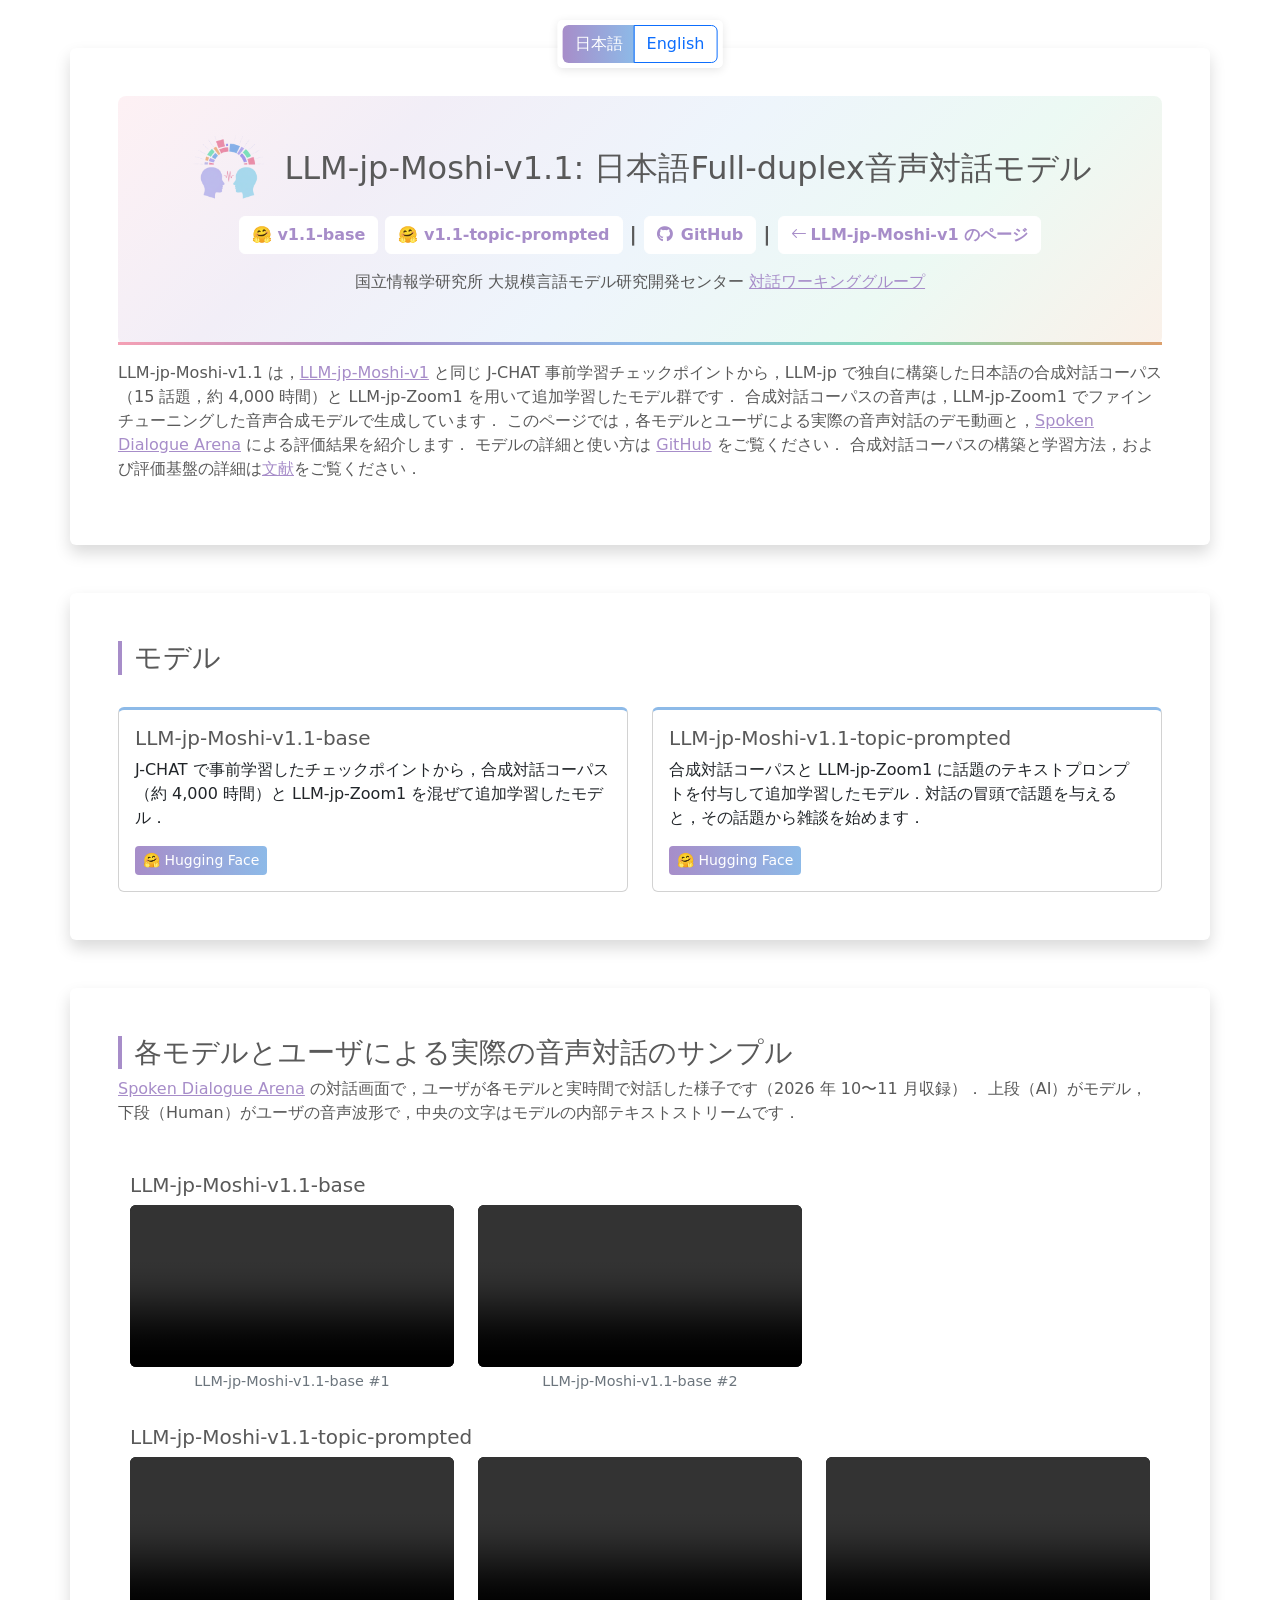
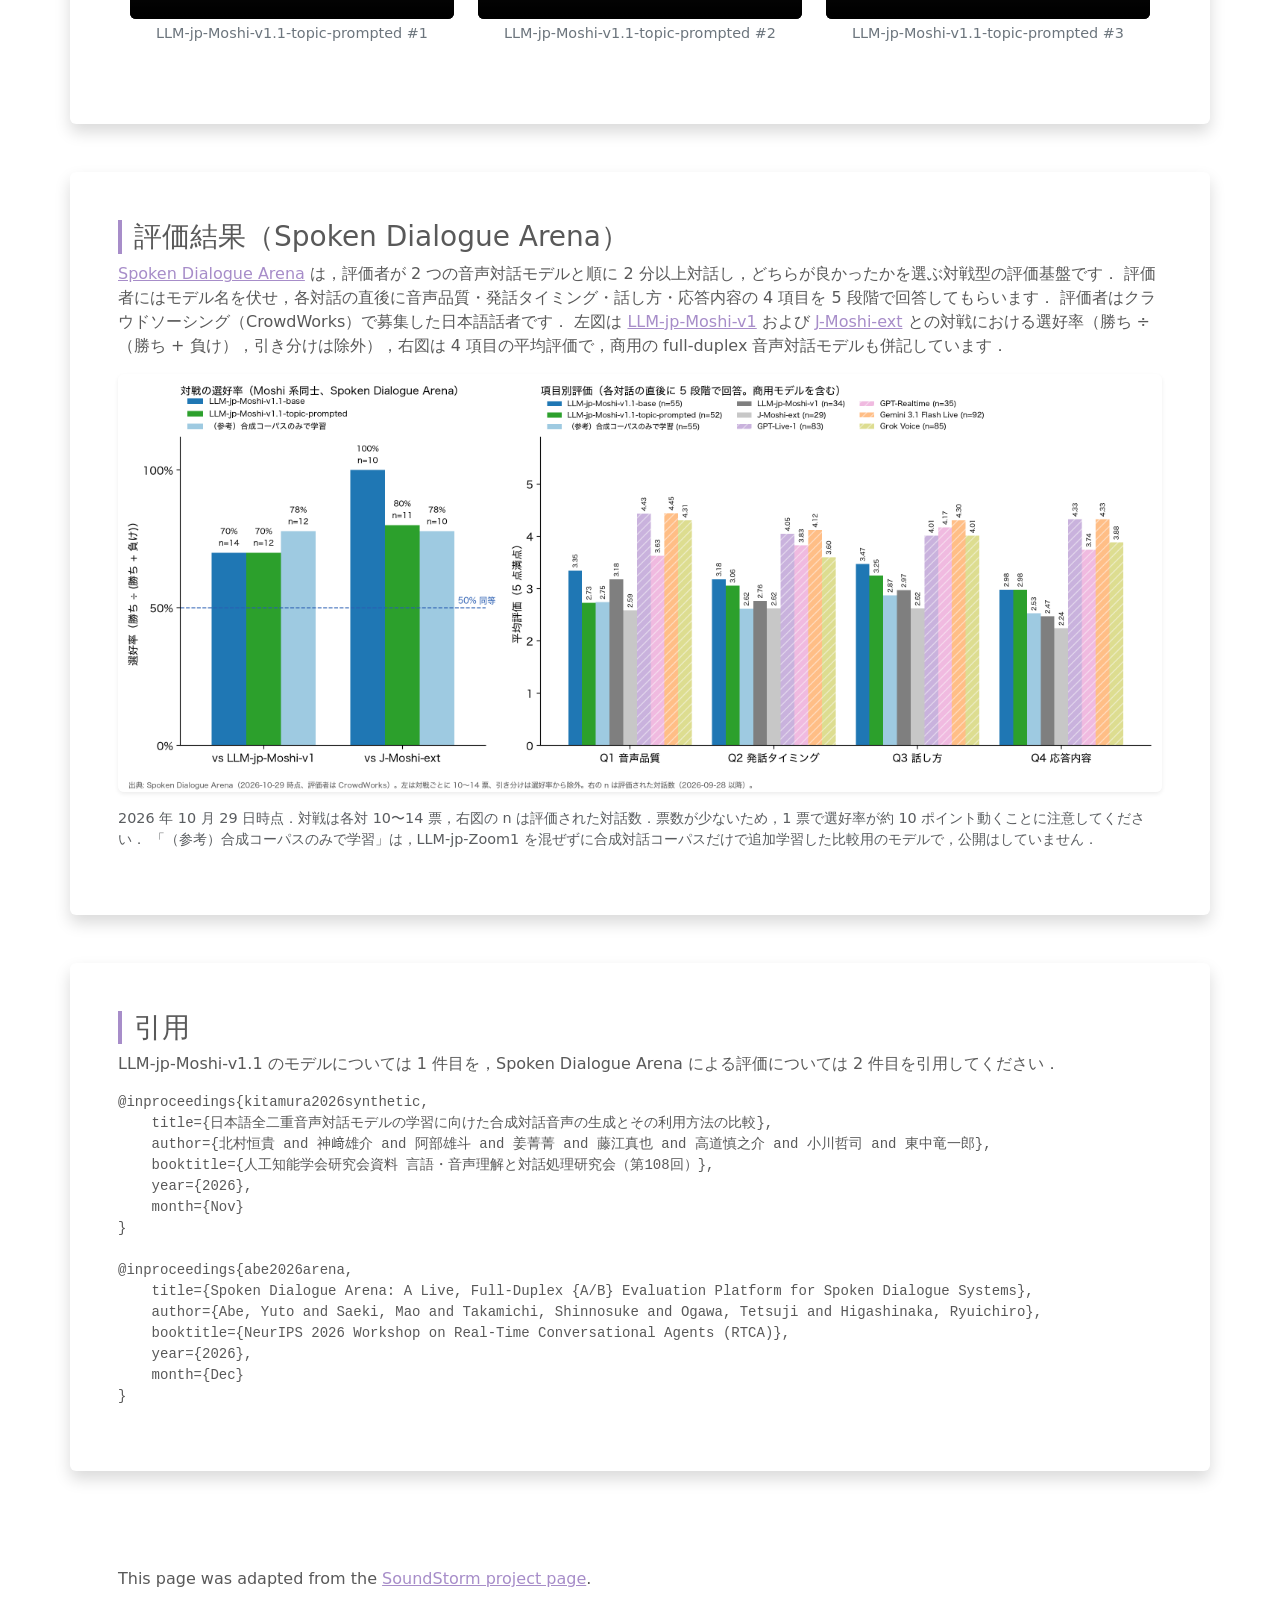
<file: v1.1/index.html>
<!DOCTYPE html>
<html>

<head>
  <title>LLM-jp-Moshi-v1.1</title>
  <link rel="stylesheet" href="https://cdn.jsdelivr.net/npm/bootstrap@5.1.3/dist/css/bootstrap.min.css">
  <link rel="stylesheet" href="https://cdn.jsdelivr.net/npm/bootstrap-icons@1.11.3/font/bootstrap-icons.min.css">
  <link rel="stylesheet" href="../static/style.css">
  <link rel="stylesheet" href="https://cdnjs.cloudflare.com/ajax/libs/font-awesome/6.5.1/css/all.min.css">
  <meta charset="utf-8">
  <meta name="viewport" content="width=device-width, initial-scale=1">
  <link rel="icon" type="image/png" href="../static/image/LLM-jp-Moshi.png">
  <script src="https://ajax.googleapis.com/ajax/libs/jquery/3.6.0/jquery.min.js"></script>
  <style>
    .ratio-2x1 {
      --bs-aspect-ratio: 50%;
    }

    .model-card h5 {
      color: #595959;
    }

    .video-label {
      font-size: 0.9rem;
      color: #6c757d;
    }
  </style>
</head>

<body>
  <!-- Language Switcher -->
  <div class="lang-switch">
    <div class="btn-group" role="group" aria-label="Language switcher">
      <button type="button" class="btn btn-primary lang-btn" data-lang="ja">日本語</button>
      <button type="button" class="btn btn-outline-primary lang-btn" data-lang="en">English</button>
    </div>
  </div>

  <!-- Header -->
  <div class="container pt-5 mt-5 shadow p-5 mb-5 bg-white rounded">
    <div class="text-center header-section">
      <div class="d-flex align-items-center justify-content-center mb-2">
        <img src="../static/image/LLM-jp-Moshi.png" alt="LLM-jp-Moshi Logo" class="me-3"
          style="max-width: 80px; height: auto;">
        <div>
          <h2 lang="ja" class="active-lang mb-0">LLM-jp-Moshi-v1.1: 日本語Full-duplex音声対話モデル</h2>
          <h2 lang="en" class="inactive-lang mb-0">LLM-jp-Moshi-v1.1: Japanese Full-duplex Spoken Dialogue Models</h2>
        </div>
      </div>
      <p class="lead fw-bold">
        <a href="https://huggingface.co/llm-jp/llm-jp-moshi-v1.1-base"
          class="btn border-white bg-white fw-bold header-link">🤗 v1.1-base</a>
        <a href="https://huggingface.co/llm-jp/llm-jp-moshi-v1.1-topic-prompted"
          class="btn border-white bg-white fw-bold header-link">🤗 v1.1-topic-prompted</a>
        |
        <a href="https://github.com/llm-jp/llm-jp-moshi" class="btn border-white bg-white fw-bold header-link"><i
            class="fa-brands fa-github me-2"></i>GitHub</a>
        |
        <a href="../" class="btn border-white bg-white fw-bold header-link" lang="ja"><i
            class="bi bi-arrow-left me-1"></i>LLM-jp-Moshi-v1 のページ</a>
        <a href="../" class="btn border-white bg-white fw-bold header-link" lang="en"><i
            class="bi bi-arrow-left me-1"></i>LLM-jp-Moshi-v1 page</a>
      </p>
      <p class="mt-3" lang="ja">国立情報学研究所 大規模言語モデル研究開発センター <a href="../#dialogue-wg">対話ワーキンググループ</a></p>
      <p class="mt-3" lang="en"><a href="../#dialogue-wg">Dialogue Working Group</a>, Research and Development Center
        for Large Language Models, National Institute of Informatics</p>
    </div>

    <p class="mt-3">
      <span lang="ja" class="active-lang">
        LLM-jp-Moshi-v1.1 は，<a href="../">LLM-jp-Moshi-v1</a> と同じ J-CHAT 事前学習チェックポイントから，LLM-jp で独自に構築した日本語の合成対話コーパス（15 話題，約 4,000 時間）と LLM-jp-Zoom1 を用いて追加学習したモデル群です．
        合成対話コーパスの音声は，LLM-jp-Zoom1 でファインチューニングした音声合成モデルで生成しています．
        このページでは，各モデルとユーザによる実際の音声対話のデモ動画と，<a href="https://spoken-dialogue-arena.vercel.app/">Spoken Dialogue Arena</a> による評価結果を紹介します．
        モデルの詳細と使い方は <a href="https://github.com/llm-jp/llm-jp-moshi">GitHub</a> をご覧ください．
        合成対話コーパスの構築と学習方法，および評価基盤の詳細は<a href="#citation">文献</a>をご覧ください．
      </span>
      <span lang="en">
        LLM-jp-Moshi-v1.1 is a family of models trained from the same J-CHAT pre-training checkpoint as
        <a href="../">LLM-jp-Moshi-v1</a>, with additional training on a large-scale Japanese synthetic dialogue corpus
        built in-house by LLM-jp (15 everyday topics, approx. 4,000 hours) and LLM-jp-Zoom1. The speech in the synthetic corpus was
        generated with a text-to-speech model fine-tuned on LLM-jp-Zoom1.
        This page presents demo videos of real-time spoken dialogue between each model and users, and evaluation
        results from the <a href="https://spoken-dialogue-arena.vercel.app/">Spoken Dialogue Arena</a>.
        See <a href="https://github.com/llm-jp/llm-jp-moshi">GitHub</a> for model details and usage.
        Please refer to our <a href="#citation">publications</a> for details of the synthetic dialogue corpus, the training
        methods, and the evaluation platform.
      </span>
    </p>
  </div>


  <!-- Models -->
  <div class="container shadow p-5 mb-5 bg-white rounded">
    <h3 lang="ja">モデル</h3>
    <h3 lang="en">Models</h3>
    <div class="row g-4 mt-1">
      <div class="col-12 col-md-6">
        <div class="card h-100 model-card">
          <div class="card-body">
            <h5 class="card-title">LLM-jp-Moshi-v1.1-base</h5>
            <p class="card-text" lang="ja">J-CHAT で事前学習したチェックポイントから，合成対話コーパス（約 4,000 時間）と LLM-jp-Zoom1 を混ぜて追加学習したモデル．</p>
            <p class="card-text" lang="en">Additionally trained on the synthetic dialogue corpus (approx. 4,000 hours)
              mixed with LLM-jp-Zoom1, starting from the J-CHAT pre-training checkpoint.</p>
            <a href="https://huggingface.co/llm-jp/llm-jp-moshi-v1.1-base" class="btn btn-primary btn-sm">🤗 Hugging
              Face</a>
          </div>
        </div>
      </div>
      <div class="col-12 col-md-6">
        <div class="card h-100 model-card">
          <div class="card-body">
            <h5 class="card-title">LLM-jp-Moshi-v1.1-topic-prompted</h5>
            <p class="card-text" lang="ja">合成対話コーパスと LLM-jp-Zoom1 に話題のテキストプロンプトを付与して追加学習したモデル．対話の冒頭で話題を与えると，その話題から雑談を始めます．</p>
            <p class="card-text" lang="en">Additionally trained on the synthetic corpus and LLM-jp-Zoom1 with topic
              text prompts. Given a topic at the beginning of a dialogue, the model starts chatting about it.</p>
            <a href="https://huggingface.co/llm-jp/llm-jp-moshi-v1.1-topic-prompted" class="btn btn-primary btn-sm">🤗
              Hugging Face</a>
          </div>
        </div>
      </div>
    </div>
  </div>


  <!-- Demo videos -->
  <div class="container shadow p-5 mb-5 bg-white rounded">
    <h3 lang="ja">各モデルとユーザによる実際の音声対話のサンプル</h3>
    <h3 lang="en">Samples of real-time spoken dialogue between each model and users</h3>
    <p lang="ja">
      <a href="https://spoken-dialogue-arena.vercel.app/">Spoken Dialogue Arena</a> の対話画面で，ユーザが各モデルと実時間で対話した様子です（2026 年 10〜11 月収録）．
      上段（AI）がモデル，下段（Human）がユーザの音声波形で，中央の文字はモデルの内部テキストストリームです．
    </p>
    <p lang="en">
      Users talking with each model in real time on the <a
        href="https://spoken-dialogue-arena.vercel.app/">Spoken Dialogue Arena</a> interface (recorded in October–November
      2026). The upper waveform (AI) is the model, the lower one (Human) is the user, and the text in the middle is the
      model's internal text stream.
    </p>
    <div class="container py-3" id="demo-video-container"></div>

  </div>


  <!-- Arena results -->
  <div class="container shadow p-5 mb-5 bg-white rounded">
    <h3 lang="ja">評価結果（Spoken Dialogue Arena）</h3>
    <h3 lang="en">Evaluation Results (Spoken Dialogue Arena)</h3>
    <p lang="ja">
      <a href="https://spoken-dialogue-arena.vercel.app/">Spoken Dialogue Arena</a> は，評価者が 2 つの音声対話モデルと順に 2 分以上対話し，どちらが良かったかを選ぶ対戦型の評価基盤です．
      評価者にはモデル名を伏せ，各対話の直後に音声品質・発話タイミング・話し方・応答内容の 4 項目を 5 段階で回答してもらいます．
      評価者はクラウドソーシング（CrowdWorks）で募集した日本語話者です．
      左図は <a href="../">LLM-jp-Moshi-v1</a> および <a href="https://huggingface.co/nu-dialogue/j-moshi-ext">J-Moshi-ext</a> との対戦における選好率（勝ち ÷（勝ち + 負け），引き分けは除外），右図は 4 項目の平均評価で，商用の full-duplex 音声対話モデルも併記しています．
    </p>
    <p lang="en">
      The <a href="https://spoken-dialogue-arena.vercel.app/">Spoken Dialogue Arena</a> is a pairwise evaluation
      platform: each evaluator talks with two spoken dialogue models for at least two minutes each and chooses the
      better one. Model names are hidden, and after each conversation the evaluator rates four aspects (audio quality,
      turn-taking timing, speaking style, response content) on a 5-point scale. Evaluators are Japanese speakers
      recruited via crowdsourcing (CrowdWorks).
      The left panel shows preference rates against <a href="../">LLM-jp-Moshi-v1</a> and <a
        href="https://huggingface.co/nu-dialogue/j-moshi-ext">J-Moshi-ext</a> (wins ÷ (wins + losses), ties excluded);
      the right panel shows the mean ratings of the four aspects, including commercial full-duplex models for
      reference.
    </p>
    <div class="text-center">
      <img src="../static/image/arena_v1.1.png" alt="Spoken Dialogue Arena results for LLM-jp-Moshi-v1.1"
        class="img-fluid rounded shadow-sm" style="max-width: 1100px; width: 100%;">
    </div>
    <p class="mt-3 text-muted" style="font-size: 0.9rem;" lang="ja">
      2026 年 10 月 29 日時点．対戦は各対 10〜14 票，右図の n は評価された対話数．票数が少ないため，1 票で選好率が約 10 ポイント動くことに注意してください．
      「（参考）合成コーパスのみで学習」は，LLM-jp-Zoom1 を混ぜずに合成対話コーパスだけで追加学習した比較用のモデルで，公開はしていません．
    </p>
    <p class="mt-3 text-muted" style="font-size: 0.9rem;" lang="en">
      As of October 29, 2026. Each pairing has 10–14 votes; n in the right panel is the number of rated conversations.
      Note that with this few votes, a single vote shifts the preference rate by about 10 points.
      "（参考）合成コーパスのみで学習" (reference: synthetic corpus only) is an unreleased comparison model additionally
      trained on the synthetic dialogue corpus without LLM-jp-Zoom1.
    </p>
  </div>


  <div id="citation" class="container shadow p-5 mb-5 bg-white rounded">
    <h3 lang="ja">引用</h3>
    <h3 lang="en">Citation</h3>
    <p lang="ja">LLM-jp-Moshi-v1.1 のモデルについては 1 件目を，Spoken Dialogue Arena による評価については 2 件目を引用してください．</p>
    <p lang="en">Please cite the first entry for the LLM-jp-Moshi-v1.1 models and the second for the evaluation with the
      Spoken Dialogue Arena.</p>
    <pre><code>@inproceedings{kitamura2026synthetic,
    title={日本語全二重音声対話モデルの学習に向けた合成対話音声の生成とその利用方法の比較},
    author={北村恒貴 and 神﨑雄介 and 阿部雄斗 and 姜菁菁 and 藤江真也 and 高道慎之介 and 小川哲司 and 東中竜一郎},
    booktitle={人工知能学会研究会資料 言語・音声理解と対話処理研究会（第108回）},
    year={2026},
    month={Nov}
}

@inproceedings{abe2026arena,
    title={Spoken Dialogue Arena: A Live, Full-Duplex {A/B} Evaluation Platform for Spoken Dialogue Systems},
    author={Abe, Yuto and Saeki, Mao and Takamichi, Shinnosuke and Ogawa, Tetsuji and Higashinaka, Ryuichiro},
    booktitle={NeurIPS 2026 Workshop on Real-Time Conversational Agents (RTCA)},
    year={2026},
    month={Dec}
}</code></pre>
  </div>


  <div class="container p-5 mb-5 bg-white rounded">
    <p class="mb-0">
      This page was adapted from the <a href="https://google-research.github.io/seanet/soundstorm/examples">SoundStorm
        project page</a>.
    </p>
  </div>

  <script>
    // Demo videos, grouped by model
    $(document).ready(function () {
      const groups = [
        { ja: 'LLM-jp-Moshi-v1.1-base', en: 'LLM-jp-Moshi-v1.1-base', dir: '../static/video/', files: ['20261101/v1.1-base-2.mp4', '20261029/v1.1-base-4.mp4'] },
        { ja: 'LLM-jp-Moshi-v1.1-topic-prompted', en: 'LLM-jp-Moshi-v1.1-topic-prompted', dir: '../static/video/20261029/', files: ['v1.1-topic-prompted-3.mp4', 'v1.1-topic-prompted-4.mp4', 'v1.1-topic-prompted-5.mp4'] },
      ];
      groups.forEach(g => {
        const cols = g.files.map((f, i) => `
          <div class="col-12 col-md-6 col-lg-4 mb-3">
            <div class="ratio ratio-2x1">
              <video class="object-fit-contain bg-black rounded" controls preload="metadata">
                <source src="${g.dir + f}" type="video/mp4">
                Your browser does not support HTML video.
              </video>
            </div>
            <div class="video-label text-center mt-1">${g.en} #${i + 1}</div>
          </div>`).join('');
        $('#demo-video-container').append(`
          <h5 class="mt-3 mb-2">${g.en}</h5>
          <div class="row">${cols}</div>`);
      });
    });

    // Hide language switcher on scroll
    $(document).ready(function () {
      const langSwitch = $('.lang-switch');
      $(window).scroll(function () {
        if ($(this).scrollTop() > 50) {
          langSwitch.addClass('hidden');
        } else {
          langSwitch.removeClass('hidden');
        }
      });
    });

    // Language switching (same behaviour as the top page)
    $(document).ready(function () {
      const urlParams = new URLSearchParams(window.location.search);
      const validLangs = ['ja', 'en'];
      let defaultLang = 'ja';
      if (urlParams.has('lang') && validLangs.includes(urlParams.get('lang'))) {
        defaultLang = urlParams.get('lang');
      } else {
        window.history.replaceState({}, document.title, window.location.href.split('?')[0]);
      }
      switchLanguage(defaultLang);
      $('.lang-btn').click(function () {
        switchLanguage($(this).data('lang'));
      });
      function switchLanguage(lang) {
        $('.lang-btn').removeClass('btn-primary').addClass('btn-outline-primary');
        $(`.lang-btn[data-lang="${lang}"]`).removeClass('btn-outline-primary').addClass('btn-primary');
        $('[lang]').removeClass('active-lang');
        $(`[lang="${lang}"]`).addClass('active-lang');
      }
    });
  </script>
</body>

</html>
</file>
<file: static/style.css>
/* Logo colors */
:root {
    --color-pink: #F5A0B4;
    --color-purple: #A78DC9;
    --color-blue: #8DBAE8;
    --color-green: #7FD9B3;
    --color-orange: #DDA06D;
}

h1, h2, h3, h4, h5, h6, body, b, strong, th {
    color: #595959;
}

/* Header gradient background */
.header-section {
    background: linear-gradient(135deg, rgba(245, 160, 180, 0.15) 0%, rgba(167, 141, 201, 0.15) 25%, rgba(141, 186, 232, 0.15) 50%, rgba(127, 217, 179, 0.15) 75%, rgba(221, 160, 109, 0.15) 100%);
    padding: 2rem;
    border-radius: 0.5rem;
    margin-bottom: 1rem;
    border-bottom: 3px solid;
    border-image: linear-gradient(90deg, var(--color-pink), var(--color-purple), var(--color-blue), var(--color-green), var(--color-orange)) 1;
}

.header-section h2 {
    color: #595959;
}

/* Section headers with accent colors */
.container h3 {
    border-left: 4px solid var(--color-purple);
    padding-left: 0.75rem;
}

/* Card styling */
.card {
    border-top: 3px solid var(--color-blue);
}

/* Primary buttons with gradient */
.btn-primary {
    background: linear-gradient(90deg, var(--color-purple), var(--color-blue));
    border: none;
}

.btn-primary:hover {
    background: linear-gradient(90deg, var(--color-pink), var(--color-purple));
}

/* Table header styling */
.table thead {
    background: linear-gradient(90deg, rgba(167, 141, 201, 0.2), rgba(141, 186, 232, 0.2));
}

/* Links */
a:not(.btn) {
    color: var(--color-purple);
}

a:not(.btn):hover {
    color: var(--color-pink);
}

th, td {
    vertical-align: middle;
    text-align: center;
}

.audio-table audio {
    max-width: 100%;
}

.btn-secondary {
    padding: 0.1rem 0.8rem;
    font-size: small
}

.ratio-8x5 {
    --bs-aspect-ratio: 62.5%;
}

.footnote {
    margin-top: 2rem;
}

.footnote-divider {
    margin: 1rem 0;
    border-top: 1px solid rgba(0, 0, 0, 0.1);
    width: 25%;  /* Make the divider shorter than full width */
}

.footnote small {
    font-size: 0.875rem;
    color: #6c757d;
}

.footnote-ref {
    font-size: x-small;
    vertical-align: super;
}


.lang-switch {
    position: fixed;
    top: 20px;
    left: 50%;
    transform: translateX(-50%);
    z-index: 1000;
    background: rgba(255, 255, 255, 0.95);
    padding: 5px;
    border-radius: 5px;
    box-shadow: 0 2px 10px rgba(0,0,0,0.1);
    transition: opacity 0.3s ease, visibility 0.3s ease;
}

.lang-switch.hidden {
    opacity: 0;
    visibility: hidden;
}

[lang]:not(.active-lang) {
    display: none !important;
}

/* Dataset toggle buttons */
.dataset-btn {
    transition: all 0.3s ease;
}

.dataset-content {
    animation: fadeIn 0.3s ease;
}

@keyframes fadeIn {
    from { opacity: 0; }
    to { opacity: 1; }
}

/* Header links hover effect */
.header-link {
    color: var(--color-purple);
    transition: all 0.2s ease;
}

.header-link:hover {
    color: var(--color-pink);
    background: linear-gradient(90deg, rgba(167, 141, 201, 0.15), rgba(245, 160, 180, 0.15));
    transform: translateY(-1px);
}

/* Mobile responsive */
@media (max-width: 767.98px) {
    .container.p-5 {
        padding: 1.25rem !important;
    }

    .container.pt-5.mt-5 {
        margin-top: 3rem !important;
        padding-top: 3rem !important;
    }

    .header-section {
        padding: 1rem;
    }

    .header-section h2 {
        font-size: 1.2rem;
    }

    .header-section .d-flex {
        flex-direction: column;
        text-align: center;
    }

    .header-section .d-flex img {
        margin-right: 0 !important;
        margin-bottom: 0.5rem;
        max-width: 60px !important;
    }

    .audio-table audio {
        min-width: 140px;
    }

    .table th, .table td {
        font-size: 0.85rem;
        padding: 0.4rem;
        white-space: nowrap;
    }

    pre {
        font-size: 0.7rem;
        overflow-x: auto;
    }
}
</file>
